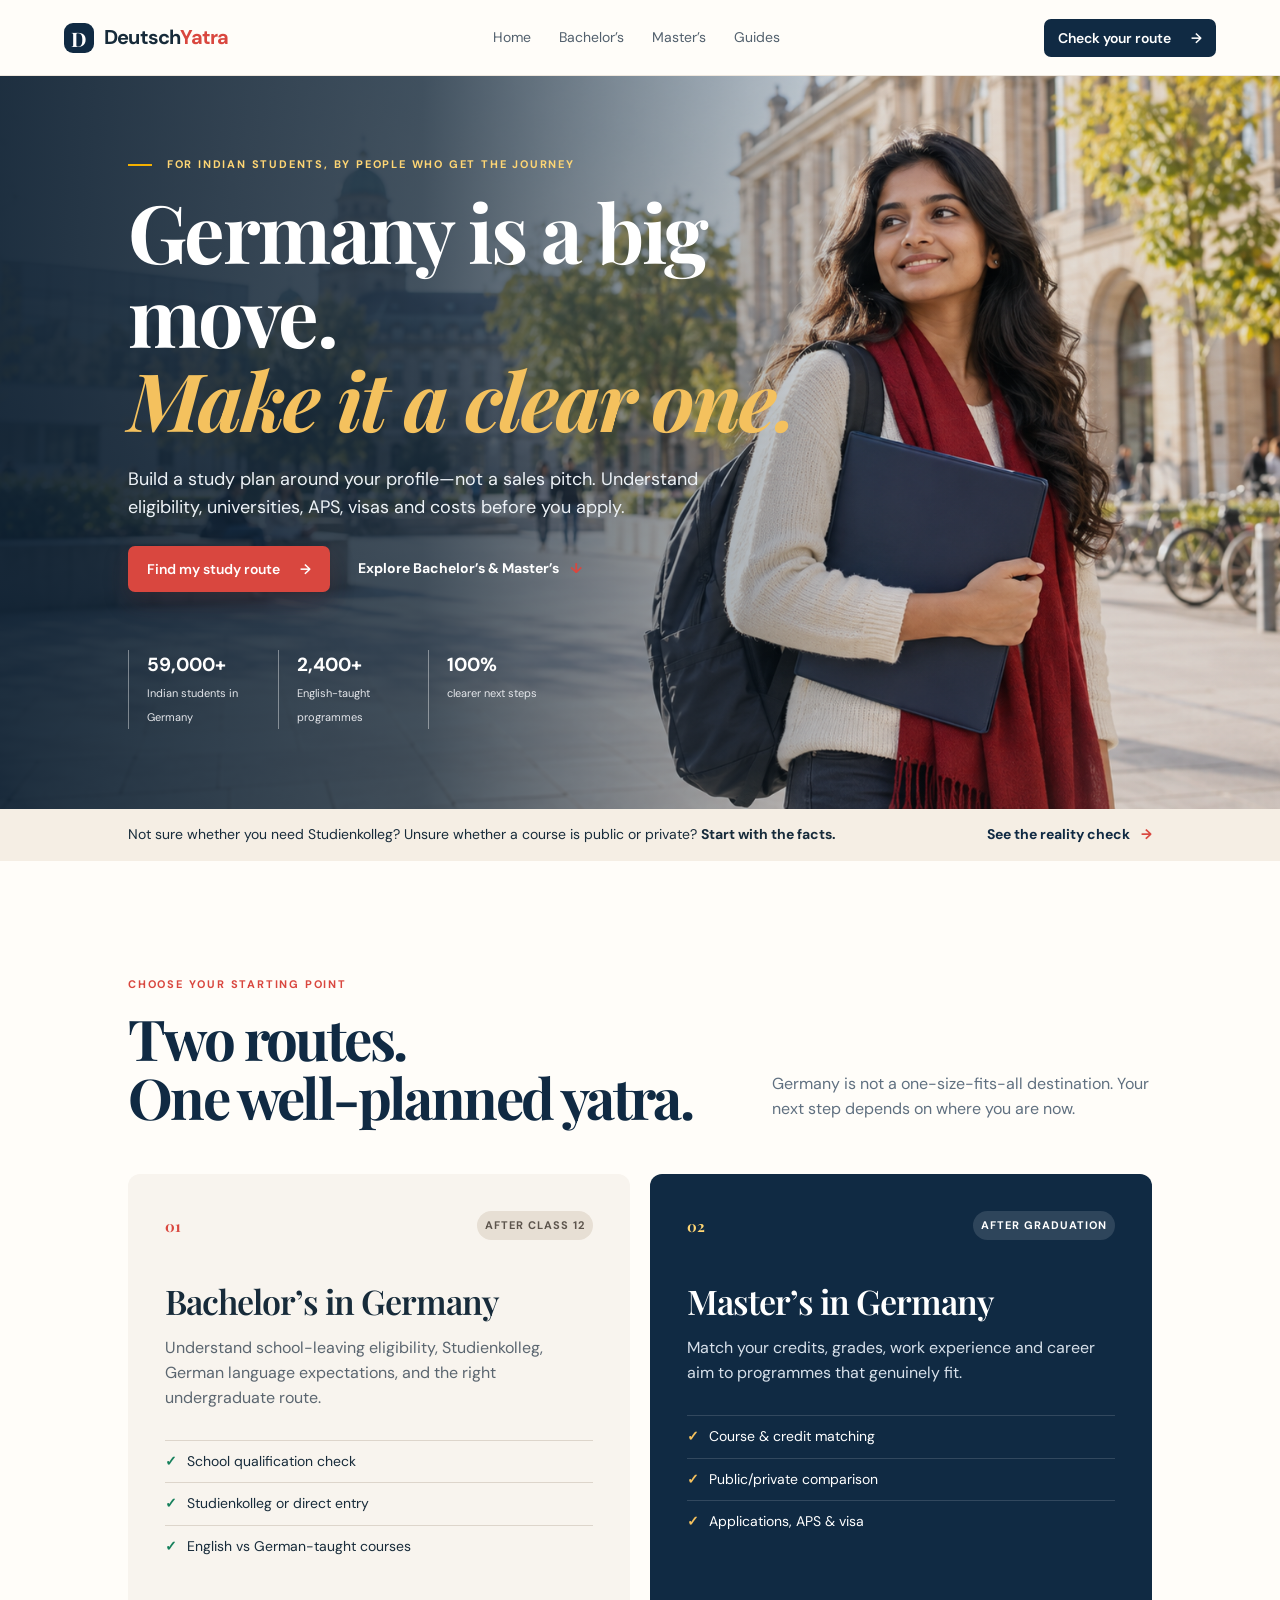
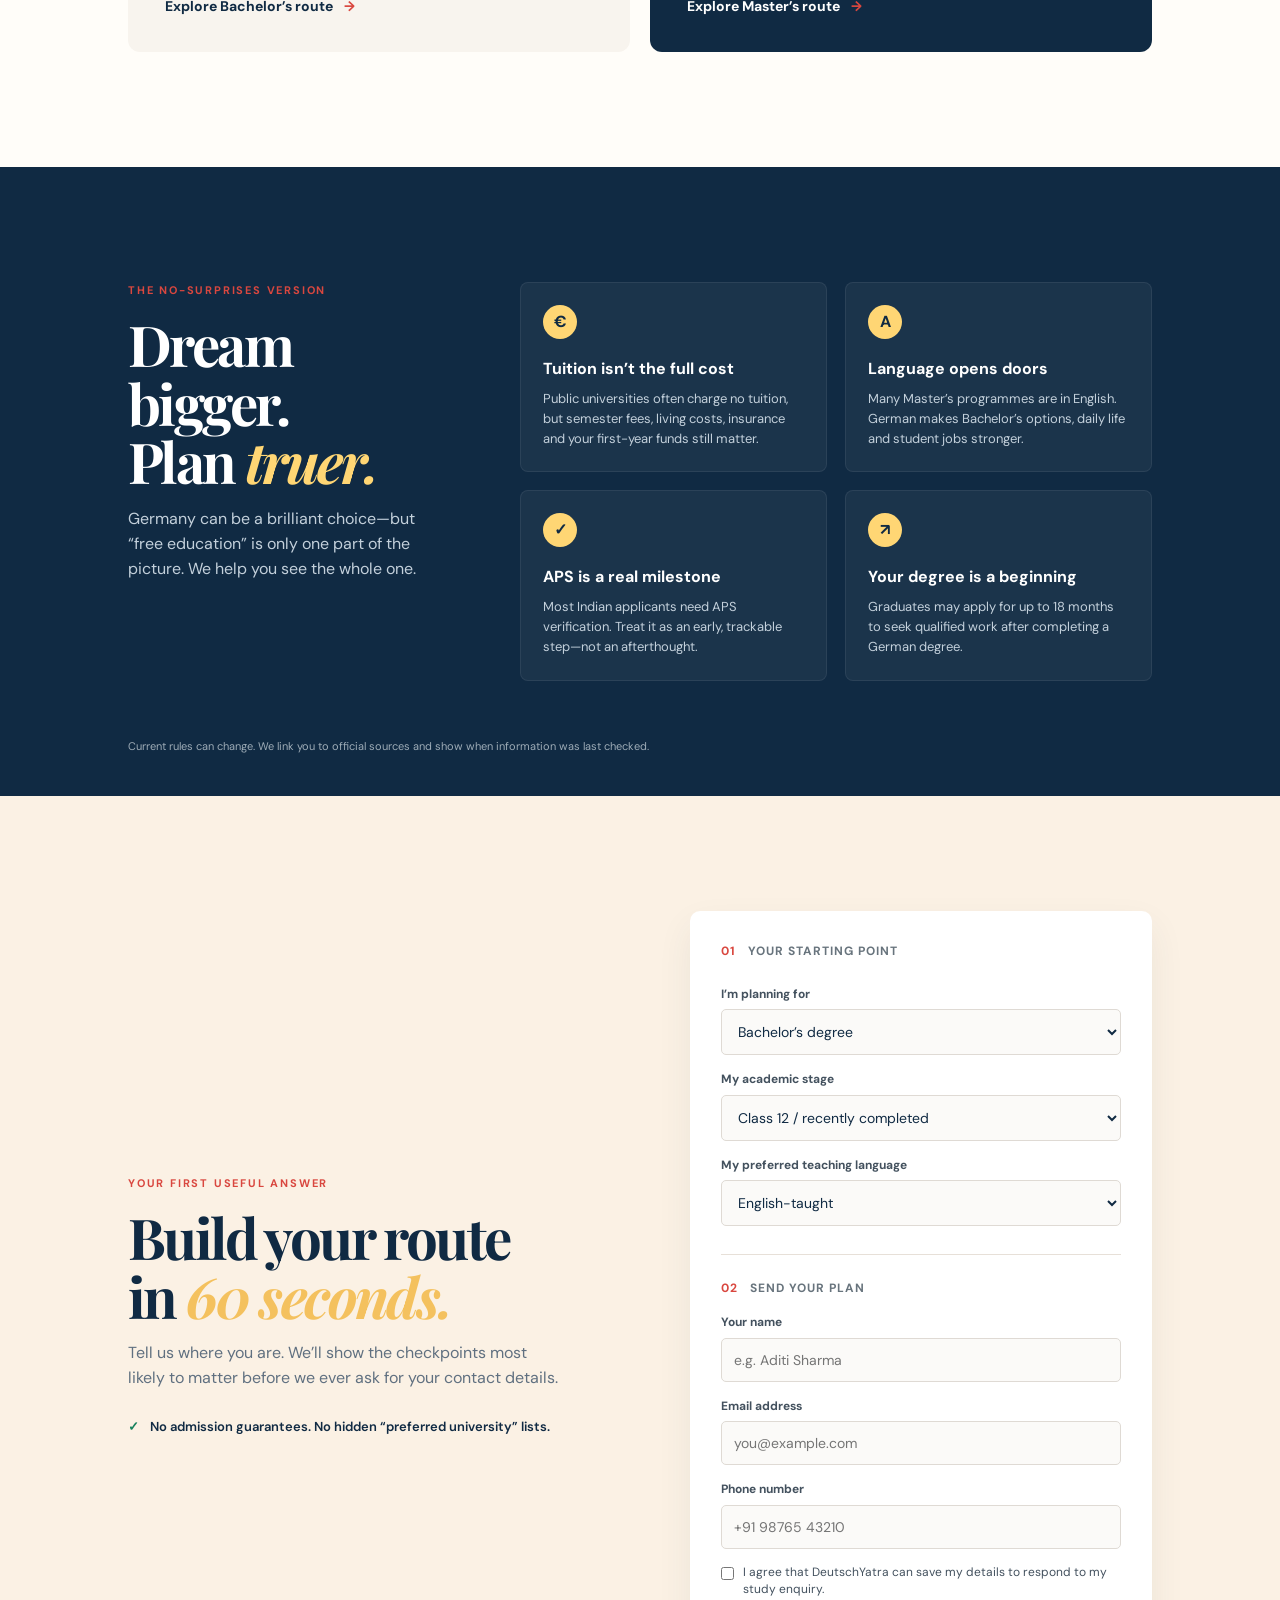
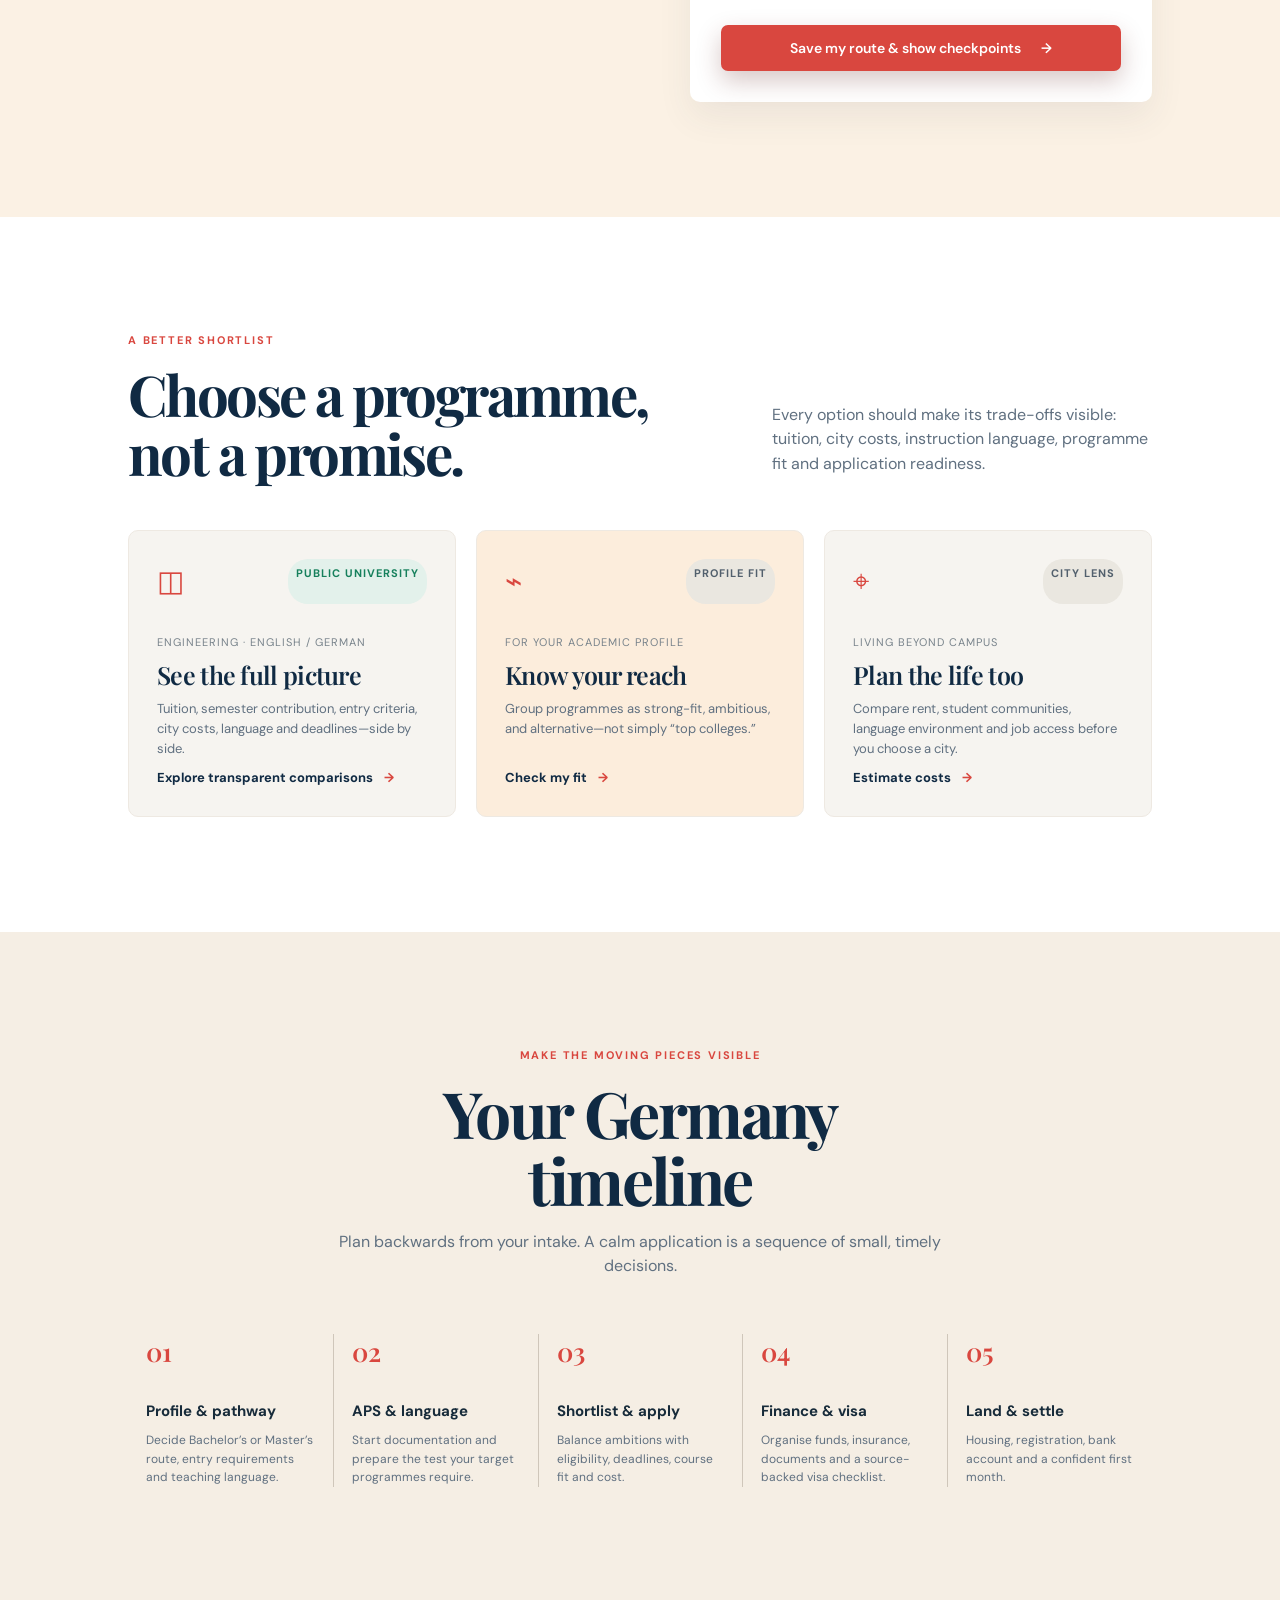
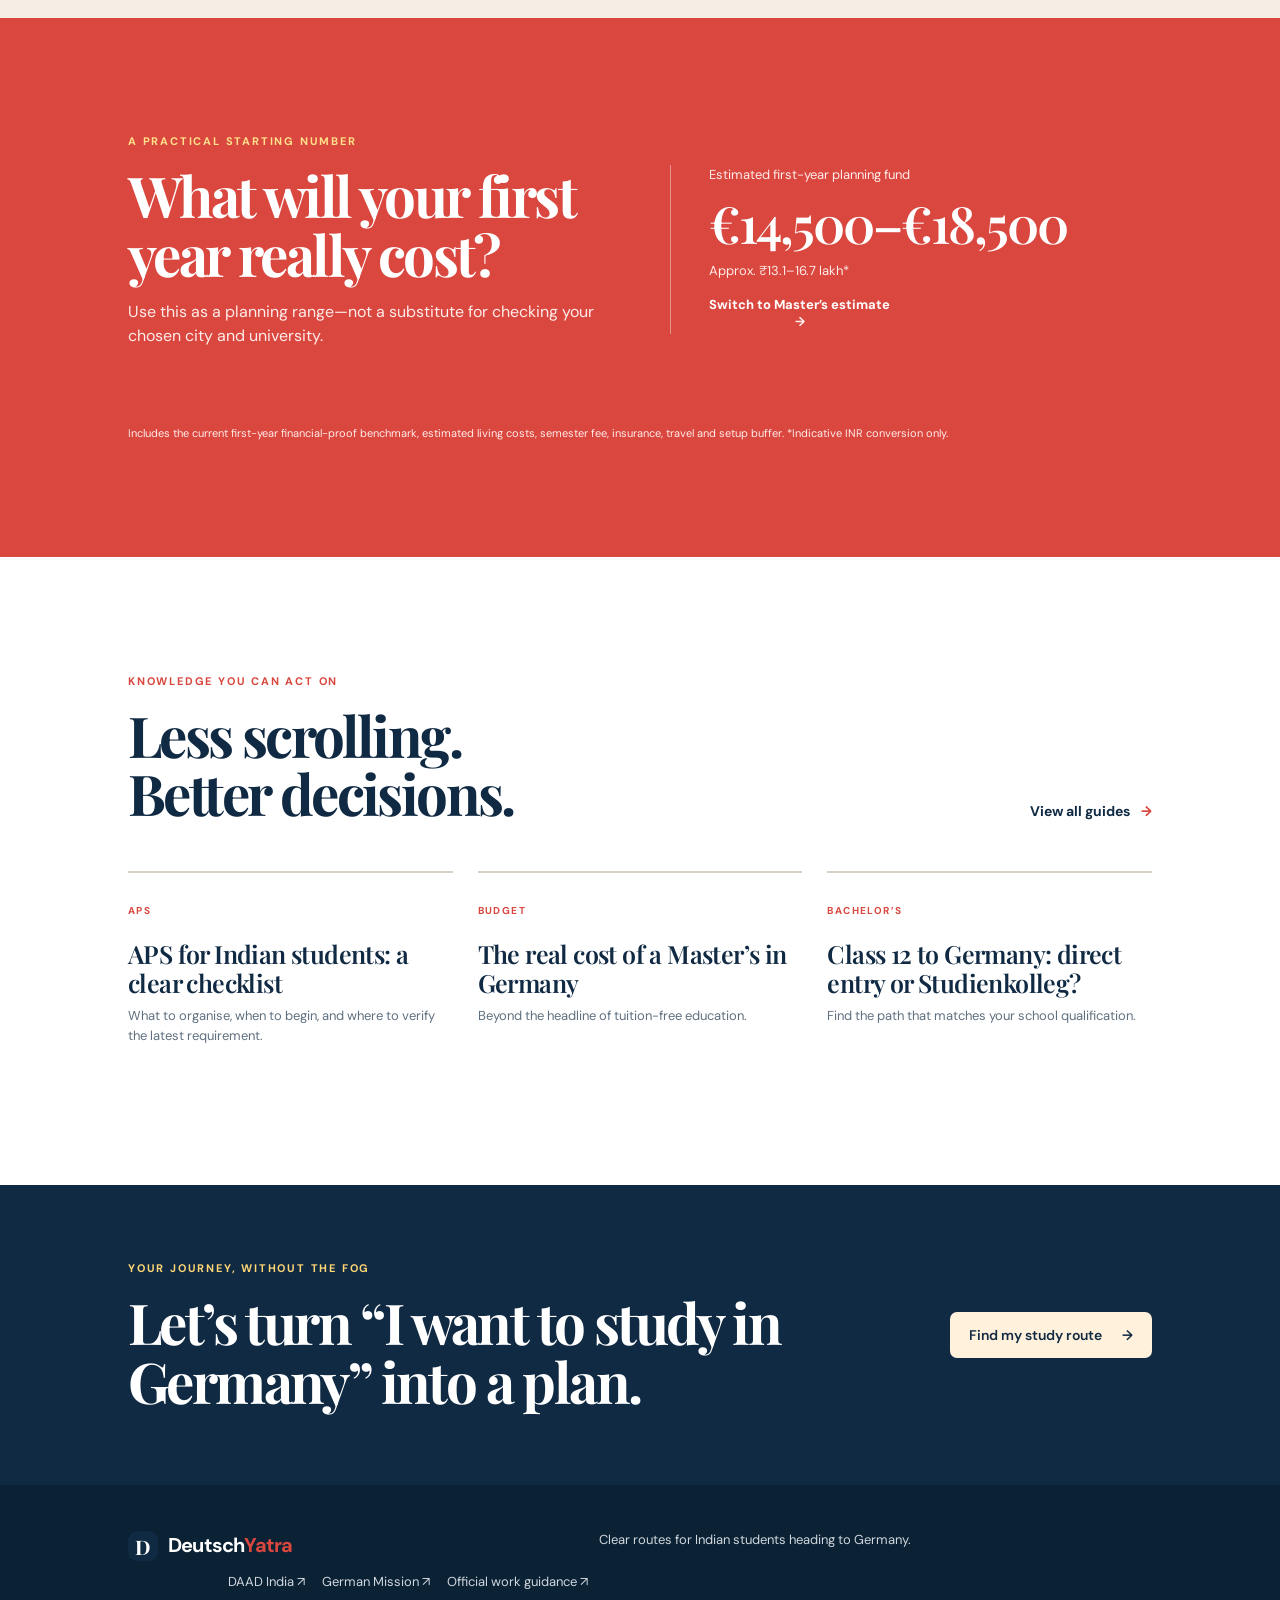
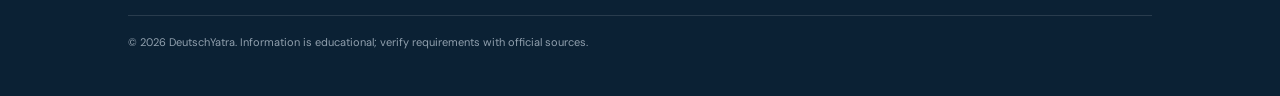
<file: index.html>
<!doctype html>
<html lang="en">
<head>
  <meta charset="UTF-8" />
  <meta name="viewport" content="width=device-width, initial-scale=1.0" />
  <meta name="description" content="DeutschYatra helps Indian students plan a clear, honest route to Bachelor's and Master's degrees in Germany." />
  <title>DeutschYatra — Plan your Germany study journey</title>
  <link rel="preconnect" href="https://fonts.googleapis.com">
  <link rel="preconnect" href="https://fonts.gstatic.com" crossorigin>
  <link href="https://fonts.googleapis.com/css2?family=DM+Sans:wght@400;500;600;700&family=Playfair+Display:wght@600;700&display=swap" rel="stylesheet">
  <link rel="stylesheet" href="styles.css" />
  <style>
    .builder-card input:not([type="checkbox"]){width:100%;padding:12px;background:#fbfaf8;border:1px solid #dfdad4;border-radius:5px;margin-top:6px;color:#102a43;font:14px 'DM Sans',Arial,sans-serif}
    .contact-fields{margin-top:28px;padding-top:24px;border-top:1px solid #e7e0d8}.contact-fields .step-label{margin-bottom:14px}
    .consent{display:flex!important;gap:9px;align-items:flex-start;font-weight:400!important;font-size:12px!important;line-height:1.45}.consent input{margin:3px 0 0}
    .route-result ol{padding-left:20px;margin:8px 0}.route-result li{margin:5px 0}
  </style>
</head>
<body>
  <header class="site-header">
    <a class="brand" href="#top" aria-label="DeutschYatra home"><span class="brand-mark">D</span><span>Deutsch<span>Yatra</span></span></a>
    <nav aria-label="Main navigation">
      <a href="index.html">Home</a><a href="bachelor.html">Bachelor’s</a><a href="master.html">Master’s</a><a href="guides.html">Guides</a>
    </nav>
    <a class="button button-small" href="#route-builder">Check your route <span>→</span></a>
  </header>

  <main id="top">
    <section class="hero">
      <img class="hero-image" src="assets/deutschyatra-hero.png" alt="Indian student standing at a German university campus" />
      <div class="hero-shade"></div>
      <div class="hero-content">
        <p class="eyebrow light"><span></span> For Indian students, by people who get the journey</p>
        <h1>Germany is a big move.<br><em>Make it a clear one.</em></h1>
        <p class="hero-copy">Build a study plan around your profile—not a sales pitch. Understand eligibility, universities, APS, visas and costs before you apply.</p>
        <div class="hero-actions"><a class="button button-primary" href="#route-builder">Find my study route <span>→</span></a><a class="text-link light" href="#paths">Explore Bachelor’s & Master’s <span>↓</span></a></div>
        <div class="hero-proof"><div><strong>59,000+</strong><span>Indian students in Germany</span></div><div><strong>2,400+</strong><span>English-taught programmes</span></div><div><strong>100%</strong><span>clearer next steps</span></div></div>
      </div>
    </section>

    <section class="intro-band"><p>Not sure whether you need Studienkolleg? Unsure whether a course is public or private? <strong>Start with the facts.</strong></p><a href="#reality">See the reality check <span>→</span></a></section>

    <section id="paths" class="section paths">
      <div class="section-heading"><div><p class="eyebrow">Choose your starting point</p><h2>Two routes.<br>One well-planned yatra.</h2></div><p>Germany is not a one-size-fits-all destination. Your next step depends on where you are now.</p></div>
      <div class="path-grid">
        <article class="path-card bachelor"><div class="path-top"><span class="number">01</span><span class="tag">After Class 12</span></div><h3>Bachelor’s in Germany</h3><p>Understand school-leaving eligibility, Studienkolleg, German language expectations, and the right undergraduate route.</p><ul><li>School qualification check</li><li>Studienkolleg or direct entry</li><li>English vs German-taught courses</li></ul><a class="path-button" href="bachelor.html">Explore Bachelor’s route <span>→</span></a></article>
        <article class="path-card master"><div class="path-top"><span class="number">02</span><span class="tag">After graduation</span></div><h3>Master’s in Germany</h3><p>Match your credits, grades, work experience and career aim to programmes that genuinely fit.</p><ul><li>Course & credit matching</li><li>Public/private comparison</li><li>Applications, APS & visa</li></ul><a class="path-button" href="master.html">Explore Master’s route <span>→</span></a></article>
      </div>
    </section>

    <section id="reality" class="section reality">
      <div class="reality-intro"><p class="eyebrow">The no-surprises version</p><h2>Dream bigger.<br>Plan <em>truer.</em></h2><p>Germany can be a brilliant choice—but “free education” is only one part of the picture. We help you see the whole one.</p></div>
      <div class="reality-grid"><article><span class="icon">€</span><h3>Tuition isn’t the full cost</h3><p>Public universities often charge no tuition, but semester fees, living costs, insurance and your first-year funds still matter.</p></article><article><span class="icon">A</span><h3>Language opens doors</h3><p>Many Master’s programmes are in English. German makes Bachelor’s options, daily life and student jobs stronger.</p></article><article><span class="icon">✓</span><h3>APS is a real milestone</h3><p>Most Indian applicants need APS verification. Treat it as an early, trackable step—not an afterthought.</p></article><article><span class="icon">↗</span><h3>Your degree is a beginning</h3><p>Graduates may apply for up to 18 months to seek qualified work after completing a German degree.</p></article></div>
      <p class="source-note">Current rules can change. We link you to official sources and show when information was last checked.</p>
    </section>

    <section id="route-builder" class="section route-builder">
      <div class="builder-copy"><p class="eyebrow">Your first useful answer</p><h2>Build your route<br>in <em>60 seconds.</em></h2><p>Tell us where you are. We’ll show the checkpoints most likely to matter before we ever ask for your contact details.</p><div class="trust-line"><span>✓</span> No admission guarantees. No hidden “preferred university” lists.</div></div>
      <form id="student-enquiry-form" class="builder-card">
        <div class="step-label"><span>01</span> Your starting point</div>
        <label>I’m planning for<select id="degree"><option value="bachelor">Bachelor’s degree</option><option value="master">Master’s degree</option></select></label>
        <label>My academic stage<select id="stage"><option>Class 12 / recently completed</option><option>Currently in undergraduate study</option><option>Graduated / working professional</option></select></label>
        <label>My preferred teaching language<select id="language"><option>English-taught</option><option>German-taught</option><option>I’m open to both</option></select></label>
        <div class="contact-fields">
          <div class="step-label"><span>02</span> Send your plan</div>
          <label>Your name<input id="full-name" name="full_name" autocomplete="name" required placeholder="e.g. Aditi Sharma" /></label>
          <label>Email address<input id="email" name="email" type="email" autocomplete="email" required placeholder="you@example.com" /></label>
          <label>Phone number<input id="phone" name="phone" type="tel" autocomplete="tel" required placeholder="+91 98765 43210" /></label>
          <label class="consent"><input id="consent" type="checkbox" required /> <span>I agree that DeutschYatra can save my details to respond to my study enquiry.</span></label>
        </div>
        <button id="route-button" type="submit" class="button button-primary full">Save my route & show checkpoints <span>→</span></button>
        <div id="route-result" class="route-result" aria-live="polite"><strong>Your route starts here</strong><p>Choose your degree to see a transparent starting checklist.</p></div>
      </form>
    </section>

    <section id="universities" class="section university-section">
      <div class="section-heading"><div><p class="eyebrow">A better shortlist</p><h2>Choose a programme,<br>not a promise.</h2></div><p>Every option should make its trade-offs visible: tuition, city costs, instruction language, programme fit and application readiness.</p></div>
      <div class="university-grid">
        <article class="uni-card"><div class="uni-card-top"><span class="uni-symbol">◫</span><span class="pill public">Public university</span></div><p class="uni-meta">Engineering · English / German</p><h3>See the full picture</h3><p>Tuition, semester contribution, entry criteria, city costs, language and deadlines—side by side.</p><a href="#guides">Explore transparent comparisons <span>→</span></a></article>
        <article class="uni-card accent"><div class="uni-card-top"><span class="uni-symbol">⌁</span><span class="pill">Profile fit</span></div><p class="uni-meta">For your academic profile</p><h3>Know your reach</h3><p>Group programmes as strong-fit, ambitious, and alternative—not simply “top colleges.”</p><a href="#route-builder">Check my fit <span>→</span></a></article>
        <article class="uni-card"><div class="uni-card-top"><span class="uni-symbol">⌖</span><span class="pill">City lens</span></div><p class="uni-meta">Living beyond campus</p><h3>Plan the life too</h3><p>Compare rent, student communities, language environment and job access before you choose a city.</p><a href="#budget">Estimate costs <span>→</span></a></article>
      </div>
    </section>

    <section id="timeline" class="section timeline"><div class="timeline-head"><p class="eyebrow">Make the moving pieces visible</p><h2>Your Germany timeline</h2><p>Plan backwards from your intake. A calm application is a sequence of small, timely decisions.</p></div><ol><li><span>01</span><div><h3>Profile & pathway</h3><p>Decide Bachelor’s or Master’s route, entry requirements and teaching language.</p></div></li><li><span>02</span><div><h3>APS & language</h3><p>Start documentation and prepare the test your target programmes require.</p></div></li><li><span>03</span><div><h3>Shortlist & apply</h3><p>Balance ambitions with eligibility, deadlines, course fit and cost.</p></div></li><li><span>04</span><div><h3>Finance & visa</h3><p>Organise funds, insurance, documents and a source-backed visa checklist.</p></div></li><li><span>05</span><div><h3>Land & settle</h3><p>Housing, registration, bank account and a confident first month.</p></div></li></ol></section>

    <section id="budget" class="section budget"><div><p class="eyebrow">A practical starting number</p><h2>What will your first year really cost?</h2><p>Use this as a planning range—not a substitute for checking your chosen city and university.</p></div><div class="budget-number"><span>Estimated first-year planning fund</span><strong id="budget-eur">€14,500–€18,500</strong><small id="budget-inr">Approx. ₹13.1–16.7 lakh*</small><button id="budget-toggle" class="text-button">Switch to Master’s estimate <span>→</span></button></div><p class="budget-foot">Includes the current first-year financial-proof benchmark, estimated living costs, semester fee, insurance, travel and setup buffer. *Indicative INR conversion only.</p></section>

    <section id="guides" class="section guides"><div class="section-heading"><div><p class="eyebrow">Knowledge you can act on</p><h2>Less scrolling.<br>Better decisions.</h2></div><a class="text-link" href="#top">View all guides <span>→</span></a></div><div class="guide-grid"><a href="#reality"><span>APS</span><h3>APS for Indian students: a clear checklist</h3><p>What to organise, when to begin, and where to verify the latest requirement.</p></a><a href="#budget"><span>BUDGET</span><h3>The real cost of a Master’s in Germany</h3><p>Beyond the headline of tuition-free education.</p></a><a href="#paths"><span>BACHELOR’S</span><h3>Class 12 to Germany: direct entry or Studienkolleg?</h3><p>Find the path that matches your school qualification.</p></a></div></section>

    <section class="closing"><div><p class="eyebrow light">Your journey, without the fog</p><h2>Let’s turn “I want to study in Germany” into a plan.</h2></div><a class="button button-cream" href="#route-builder">Find my study route <span>→</span></a></section>
  </main>
  <footer><a class="brand" href="#top"><span class="brand-mark">D</span><span>Deutsch<span>Yatra</span></span></a><p>Clear routes for Indian students heading to Germany.</p><div><a href="https://www.daad.in/en/" target="_blank" rel="noreferrer">DAAD India ↗</a><a href="https://india.diplo.de/in-en/service/2756350-2756350" target="_blank" rel="noreferrer">German Mission ↗</a><a href="https://www.make-it-in-germany.com/en/visa-residence/types/studying" target="_blank" rel="noreferrer">Official work guidance ↗</a></div><small>© 2026 DeutschYatra. Information is educational; verify requirements with official sources.</small></footer>
  <script src="supabase-config.js"></script>
  <script src="script.js"></script>
</body>
</html>
</file>
<file: styles.css>
:root {
    --navy:#102a43;
    --ink:#172b3a;
    --muted:#607080;
    --cream:#fff9f2;
    --paper:#fffdf9;
    --red:#d9473f;
    --red-dark:#bd3731;
    --gold:#f3a712;
    --green:#16805c;
    --line:#e5ded6;
    --serif:'Playfair Display',Georgia,serif;
    --sans:'DM Sans',Arial,sans-serif;
}
* {
    box-sizing:border-box;
}
html {
    scroll-behavior:smooth;
}
body {
    margin:0;
    color:var(--ink);
    font:16px/1.55 var(--sans);
    background:var(--paper);
}
a {
    text-decoration:none;
    color:inherit;
}
.site-header {
    height:76px;
    padding:0 clamp(22px,5vw,76px);
    display:flex;
    align-items:center;
    gap:36px;
    justify-content:space-between;
    background:#fffdf9;
    border-bottom:1px solid #efe8df;
    position:sticky;
    top:0;
    z-index:10;
}
.brand {
    display:flex;
    align-items:center;
    gap:10px;
    font-weight:700;
    font-size:20px;
    letter-spacing:-.8px;
}
.brand>span:last-child>span {
    color:var(--red);
}
.brand-mark {
    display:grid;
    place-items:center;
    width:30px;
    height:30px;
    background:var(--navy);
    border-radius:9px;
    color:#fff;
    font-family:var(--serif);
    font-size:20px;
}
.site-header nav {
    display:flex;
    gap:28px;
    color:#52606d;
    font-size:14px;
}
.site-header nav a:hover {
    color:var(--red);
}
.button {
    display:inline-flex;
    justify-content:center;
    align-items:center;
    gap:20px;
    border:0;
    border-radius:7px;
    padding:14px 19px;
    font:600 14px var(--sans);
    cursor:pointer;
    transition:.2s transform,.2s background;
}
.button:hover {
    transform:translateY(-2px);
}
.button-small {
    padding:10px 14px;
    background:var(--navy);
    color:#fff;
}
.button-primary {
    background:var(--red);
    color:#fff;
    box-shadow:0 10px 24px #62231e40;
}
.button-primary:hover {
    background:var(--red-dark);
}
.hero {
    min-height:680px;
    position:relative;
    display:flex;
    align-items:center;
    color:#fff;
    overflow:hidden;
}
.hero-image,.hero-shade {
    position:absolute;
    inset:0;
    width:100%;
    height:100%;
    object-fit:cover;
}
.hero-shade {
    background:linear-gradient(90deg,rgba(11,30,48,.92) 0%,rgba(12,31,48,.77) 33%,rgba(12,31,48,.10) 70%);
}
.hero-content {
    position:relative;
    max-width:730px;
    margin-left:clamp(22px,10vw,150px);
    padding:80px 0;
}
.eyebrow {
    font-size:11px;
    text-transform:uppercase;
    letter-spacing:1.8px;
    font-weight:700;
    color:var(--red);
    margin:0 0 16px;
}
.eyebrow.light {
    color:#ffd674;
}
.eyebrow span {
    display:inline-block;
    background:#f4b000;
    width:24px;
    height:2px;
    vertical-align:middle;
    margin-right:10px;
}
.hero h1,.section h2,.closing h2 {
    font-family:var(--serif);
    letter-spacing:-2.6px;
    line-height:1.04;
    margin:0;
}
.hero h1 {
    font-size:clamp(48px,6.3vw,84px);
}
h1 em,h2 em {
    color:#f4c15e;
    font-style:italic;
}
.hero-copy {
    font-size:18px;
    line-height:1.6;
    max-width:570px;
    color:#edf2f7;
    margin:24px 0;
}
.hero-actions {
    display:flex;
    align-items:center;
    gap:28px;
}
.text-link {
    font-weight:700;
    font-size:14px;
    color:var(--navy);
}
.text-link span,.path-button span,.uni-card a span,.intro-band a span {
    color:var(--red);
    padding-left:8px;
}
.text-link.light {
    color:#fff;
}
.hero-proof {
    display:flex;
    margin-top:58px;
    gap:0;
}
.hero-proof div {
    width:150px;
    border-left:1px solid #ffffff67;
    padding:0 18px;
}
.hero-proof strong {
    display:block;
    font-size:19px;
}
.hero-proof span {
    font-size:11px;
    color:#e5e7eb;
}
.intro-band {
    background:#f5eee4;
    padding:15px clamp(22px,10vw,150px);
    display:flex;
    justify-content:space-between;
    gap:20px;
    font-size:14px;
}
.intro-band p {
    margin:0;
}
.intro-band a {
    font-weight:700;
    color:var(--navy);
    white-space:nowrap;
}
.section {
    padding:clamp(70px,9vw,130px) clamp(22px,10vw,150px);
}
.section-heading {
    display:flex;
    justify-content:space-between;
    align-items:end;
    gap:60px;
    margin-bottom:48px;
}
.section-heading>div {
    max-width:570px;
}
.section-heading h2,.reality h2,.builder-copy h2,.budget h2 {
    font-size:clamp(38px,4.4vw,62px);
    color:var(--navy);
}
.section-heading>p {
    max-width:380px;
    color:var(--muted);
    margin:0 0 5px;
}
.paths {
    background:var(--paper);
}
.path-grid {
    display:grid;
    grid-template-columns:1fr 1fr;
    gap:20px;
}
.path-card {
    padding:37px;
    min-height:430px;
    border-radius:12px;
    background:#f8f4ee;
    display:flex;
    flex-direction:column;
}
.path-card.master {
    background:var(--navy);
    color:#fff;
}
.path-top {
    display:flex;
    justify-content:space-between;
    align-items:center;
}
.number {
    font:700 15px var(--serif);
    color:var(--red);
}
.master .number {
    color:#ffd674;
}
.tag,.pill {
    font-size:11px;
    font-weight:700;
    text-transform:uppercase;
    letter-spacing:1px;
    padding:6px 8px;
    border-radius:20px;
    background:#e7dfd4;
    color:#5d554d;
}
.master .tag {
    background:#ffffff20;
    color:#fff;
}
.path-card h3 {
    font:600 34px var(--serif);
    letter-spacing:-1px;
    margin:38px 0 12px;
}
.path-card p {
    max-width:430px;
    color:#5b6670;
    margin:0;
}
.master p {
    color:#d7e0ea;
}
.path-card ul {
    padding:0;
    list-style:none;
    margin:29px 0;
}
.path-card li {
    border-top:1px solid #ddd5cb;
    padding:10px 0;
    font-size:14px;
}
.master li {
    border-color:#ffffff24;
}
.path-card li:before {
    content:'✓';
    color:var(--green);
    font-weight:700;
    margin-right:10px;
}
.master li:before {
    color:#f4c15e;
}
.path-button {
    padding:0;
    border:0;
    background:transparent;
    text-align:left;
    margin-top:auto;
    font:700 14px var(--sans);
    color:var(--navy);
    cursor:pointer;
}
.master .path-button {
    color:#fff;
}
.reality {
    background:var(--navy);
    color:#fff;
    display:grid;
    grid-template-columns:31% 1fr;
    gap:75px;
    position:relative;
}
.reality-intro p:not(.eyebrow) {
    color:#c3d0db;
}
.reality h2 {
    color:#fff;
}
.reality h2 em {
    color:#ffd674;
}
.reality-grid {
    display:grid;
    grid-template-columns:1fr 1fr;
    gap:18px;
}
.reality-grid article {
    padding:22px;
    background:#ffffff0c;
    border:1px solid #ffffff12;
    border-radius:8px;
}
.icon {
    width:34px;
    height:34px;
    display:grid;
    place-items:center;
    background:#ffd674;
    color:var(--navy);
    font-weight:700;
    border-radius:50%;
}
.reality-grid h3 {
    font-size:16px;
    margin:18px 0 7px;
}
.reality-grid p {
    font-size:13px;
    color:#c3d0db;
    margin:0;
}
.source-note {
    position:absolute;
    bottom:30px;
    left:clamp(22px,10vw,150px);
    font-size:11px;
    color:#9eacb7;
}
.route-builder {
    display:grid;
    grid-template-columns:1fr 1fr;
    align-items:center;
    gap:100px;
    background:#fbf1e4;
}
.builder-copy p:not(.eyebrow) {
    max-width:430px;
    color:var(--muted);
}
.trust-line {
    margin-top:26px;
    color:var(--navy);
    font-size:13px;
    font-weight:600;
}
.trust-line span {
    color:var(--green);
    padding-right:8px;
}
.builder-card {
    background:#fff;
    padding:31px;
    border-radius:10px;
    box-shadow:0 15px 35px #34405413;
}
.step-label {
    font-weight:700;
    font-size:12px;
    text-transform:uppercase;
    letter-spacing:1px;
    margin-bottom:24px;
    color:#68747d;
}
.step-label span {
    color:var(--red);
    margin-right:8px;
}
.builder-card label {
    display:block;
    font-size:12px;
    font-weight:700;
    margin:15px 0 4px;
    color:#43515e;
}
.builder-card select {
    width:100%;
    padding:12px;
    background:#fbfaf8;
    border:1px solid #dfdad4;
    border-radius:5px;
    margin-top:6px;
    color:var(--navy);
    font:14px var(--sans);
}
.full {
    width:100%;
    margin-top:22px;
}
.route-result {
    display:none;
    padding:16px;
    background:#eff7f3;
    margin-top:18px;
    border-radius:6px;
    font-size:13px;
    color:#315344;
}
.route-result.show {
    display:block;
}
.route-result p {
    margin:4px 0 0;
}
.university-section {
    background:#fff;
}
.university-grid {
    display:grid;
    grid-template-columns:repeat(3,1fr);
    gap:20px;
}
.uni-card {
    padding:28px;
    background:#f6f4f0;
    border:1px solid #eee9e2;
    border-radius:10px;
    min-height:287px;
    display:flex;
    flex-direction:column;
}
.uni-card.accent {
    background:#fceddc;
}
.uni-card-top {
    display:flex;
    justify-content:space-between;
}
.uni-symbol {
    font-size:29px;
    color:var(--red);
}
.pill {
    background:#eae7e0;
    color:#52606d;
}
.pill.public {
    background:#e3f1eb;
    color:var(--green);
}
.uni-meta {
    font-size:11px;
    text-transform:uppercase;
    letter-spacing:1px;
    color:#78838b;
    margin:30px 0 7px;
}
.uni-card h3 {
    font:600 25px var(--serif);
    letter-spacing:-.7px;
    margin:0 0 8px;
    color:var(--navy);
}
.uni-card p:not(.uni-meta) {
    font-size:13px;
    color:var(--muted);
    margin:0;
}
.uni-card a {
    font-size:13px;
    font-weight:700;
    margin-top:auto;
    color:var(--navy);
}
.timeline {
    background:#f5eee4;
}
.timeline-head {
    text-align:center;
    max-width:610px;
    margin:0 auto 55px;
}
.timeline-head h2 {
    font-size:clamp(40px,5vw,66px);
    color:var(--navy);
}
.timeline-head>p:last-child {
    color:var(--muted);
}
.timeline ol {
    padding:0;
    list-style:none;
    display:grid;
    grid-template-columns:repeat(5,1fr);
    gap:0;
}
.timeline li {
    padding:0 18px;
    border-left:1px solid #cfc6ba;
}
.timeline li:first-child {
    border-left:0;
}
.timeline li span {
    font:600 26px var(--serif);
    color:var(--red);
}
.timeline li h3 {
    font-size:15px;
    margin:30px 0 8px;
}
.timeline li p {
    font-size:12px;
    margin:0;
    color:var(--muted);
}
.budget {
    background:var(--red);
    color:#fff;
    display:grid;
    grid-template-columns:1fr 1fr;
    gap:60px;
    align-items:center;
}
.budget .eyebrow {
    color:#ffe18b;
}
.budget h2 {
    color:#fff;
}
.budget>div>p {
    color:#ffecea;
    max-width:470px;
}
.budget-number {
    border-left:1px solid #ffffff66;
    padding-left:38px;
}
.budget-number span,.budget-number small {
    display:block;
    color:#ffecea;
    font-size:13px;
}
.budget-number strong {
    font:600 clamp(33px,4vw,54px) var(--serif);
    letter-spacing:-2px;
    display:block;
    margin:4px 0;
}
.text-button {
    border:0;
    background:transparent;
    color:#fff;
    padding:15px 0 0;
    font:700 13px var(--sans);
    cursor:pointer;
}
.budget-foot {
    grid-column:1/-1;
    font-size:11px;
    color:#ffecea;
    margin:0;
}
.guides {
    background:#fff;
}
.guide-grid {
    display:grid;
    grid-template-columns:repeat(3,1fr);
    gap:25px;
}
.guide-grid a {
    padding:24px 0;
    border-top:2px solid #d8d1c7;
}
.guide-grid a:hover {
    border-color:var(--red);
}
.guide-grid span {
    font-size:10px;
    font-weight:700;
    letter-spacing:1.4px;
    color:var(--red);
}
.guide-grid h3 {
    font:600 25px/1.16 var(--serif);
    letter-spacing:-.6px;
    margin:17px 0 9px;
    color:var(--navy);
}
.guide-grid p {
    font-size:13px;
    color:var(--muted);
    margin:0;
}
.closing {
    padding:75px clamp(22px,10vw,150px);
    background:var(--navy);
    color:#fff;
    display:flex;
    justify-content:space-between;
    align-items:center;
    gap:35px;
}
.closing h2 {
    max-width:680px;
    font-size:clamp(36px,4.4vw,59px);
}
.button-cream {
    background:#fff1dc;
    color:var(--navy);
    white-space:nowrap;
}
footer {
    padding:45px clamp(22px,10vw,150px);
    background:#0b2134;
    color:#d0d7de;
    display:grid;
    grid-template-columns:1fr 1.2fr;
    gap:11px;
    font-size:13px;
}
footer .brand {
    color:#fff;
}
footer p {
    margin:0;
}
footer div {
    display:flex;
    gap:17px;
    justify-content:end;
}
footer a:hover {
    color:#ffd674;
}
footer small {
    grid-column:1/-1;
    border-top:1px solid #ffffff1f;
    padding-top:18px;
    margin-top:12px;
    color:#91a0ae;
    font-size:11px;
}
@media(max-width:850px) {
  .site-header nav {
      display:none;
  }
  .hero {
      min-height:620px;
  }
  .reality,.route-builder,.budget {
      grid-template-columns:1fr;
      gap:40px;
  }
  .source-note {
      position:static;
      grid-column:1/-1;
      margin:0;
  }
  .university-grid {
      grid-template-columns:1fr;
  }
  .timeline ol {
      grid-template-columns:1fr;
      gap:21px;
  }
  .timeline li {
      border-left:0;
      border-top:1px solid #cfc6ba;
      padding:18px 0;
      display:grid;
      grid-template-columns:65px 1fr;
  }
  .timeline li div {
      grid-column:2;
  }
  .timeline li h3 {
      margin:0 0 8px;
  }
  .timeline li span {
      grid-row:1;
  }
  .timeline li p {
      margin:0;
  }
  .timeline li:first-child {
      border-top:0;
  }
  .budget-number {
      padding-left:0;
      border-left:0;
      border-top:1px solid #ffffff66;
      padding-top:25px;
  }
  .section-heading {
      align-items:start;
      flex-direction:column;
      gap:20px;
  }
  .section-heading>p {
      max-width:550px;
  }
  .reality-intro {
      max-width:550px;
  }
}
@media(max-width:560px) {
  .site-header {
      height:65px;
      padding:0 18px;
  }
  .site-header .button {
      display:none;
  }
  .hero-content {
      margin:0;
      padding:60px 23px;
  }
  .hero h1 {
      font-size:47px;
  }
  .hero-proof {
      margin-top:38px;
  }
  .hero-proof div {
      width:auto;
      padding:0 10px;
  }
  .hero-proof div:first-child {
      padding-left:0;
  }
  .hero-proof span {
      font-size:10px;
  }
  .intro-band {
      padding:15px 22px;
      display:block;
  }
  .intro-band a {
      display:inline-block;
      margin-top:7px;
  }
  .path-grid,.reality-grid,.guide-grid {
      grid-template-columns:1fr;
  }
  .path-card {
      min-height:390px;
      padding:27px;
  }
  .section {
      padding:70px 22px;
  }
  .reality {
      gap:35px;
  }
  .hero-actions {
      gap:17px;
      align-items:start;
      flex-direction:column;
  }
  .closing {
      padding:60px 22px;
      align-items:start;
      flex-direction:column;
  }
  footer {
      padding:40px 22px;
      grid-template-columns:1fr;
  }
  footer div {
      justify-content:start;
      flex-wrap:wrap;
  }
}
</file>
